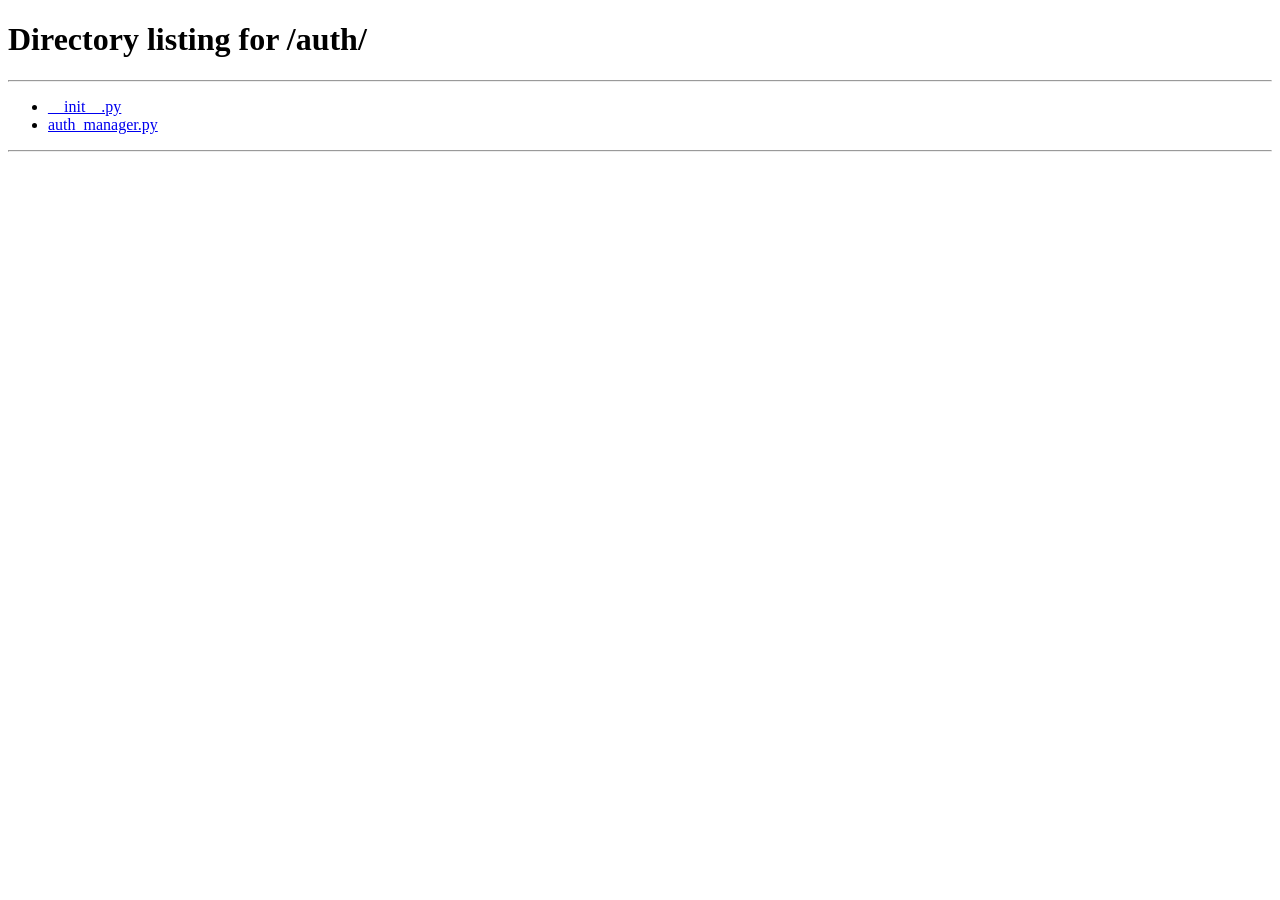
<file: templates/index.html>
<!doctype html>
<html lang="en">
  <head>
    <meta charset="UTF-8" />
    <meta http-equiv="refresh" content="0; url=/auth" />
    <title>Redirecting...</title>
  </head>
  <body>
    <p>
      Redirecting to login page...
      <a href="/auth">Click here if not redirected</a>
    </p>
    <script>
      window.location.href = "/auth";
    </script>
  </body>
</html>
</file>
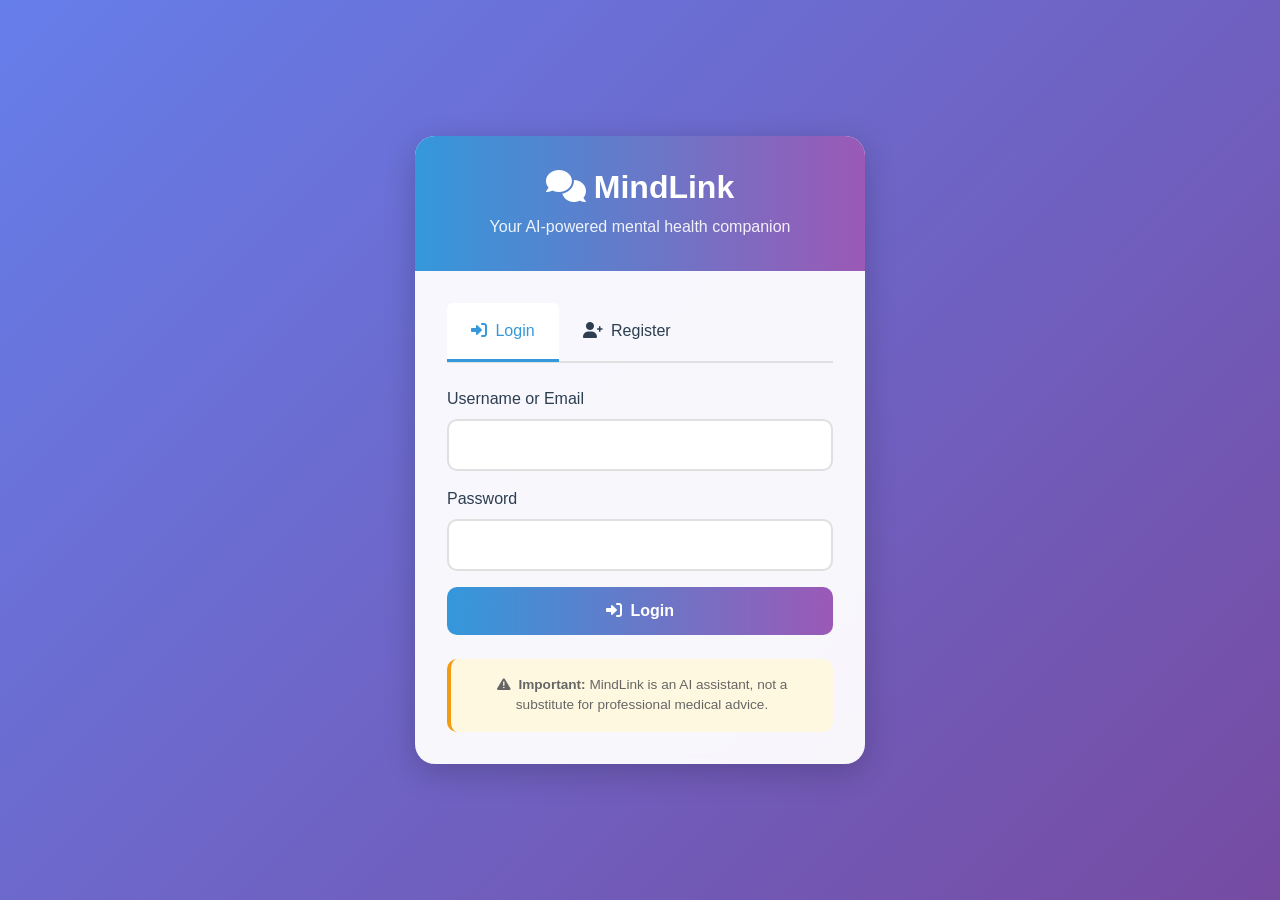
<file: templates/auth.html>
<!doctype html>
<html lang="en">
  <head>
    <meta charset="UTF-8" />
    <meta name="viewport" content="width=device-width, initial-scale=1.0" />
    <title>MindLink - Login / Register</title>
    <link
      href="https://cdn.jsdelivr.net/npm/bootstrap@5.3.0/dist/css/bootstrap.min.css"
      rel="stylesheet"
    />
    <link
      rel="stylesheet"
      href="https://cdnjs.cloudflare.com/ajax/libs/font-awesome/6.0.0/css/all.min.css"
    />
    <style>
      :root {
        --primary-color: #3498db;
        --secondary-color: #2c3e50;
        --accent-color: #9b59b6;
        --success-color: #27ae60;
        --danger-color: #e74c3c;
        --warning-color: #f39c12;
      }

      body {
        background: linear-gradient(135deg, #667eea 0%, #764ba2 100%);
        min-height: 100vh;
        display: flex;
        align-items: center;
        justify-content: center;
        font-family: "Segoe UI", Tahoma, Geneva, Verdana, sans-serif;
      }

      .auth-container {
        background: rgba(255, 255, 255, 0.95);
        backdrop-filter: blur(10px);
        border-radius: 20px;
        box-shadow: 0 8px 32px rgba(0, 0, 0, 0.2);
        overflow: hidden;
        max-width: 450px;
        width: 100%;
      }

      .auth-header {
        background: linear-gradient(
          90deg,
          var(--primary-color),
          var(--accent-color)
        );
        color: white;
        padding: 2rem;
        text-align: center;
      }

      .auth-header h2 {
        margin: 0;
        font-weight: 600;
      }

      .auth-header p {
        margin: 0.5rem 0 0;
        opacity: 0.9;
      }

      .auth-body {
        padding: 2rem;
      }

      .tab-content {
        margin-top: 1rem;
      }

      .form-control {
        border-radius: 10px;
        padding: 0.75rem 1rem;
        border: 2px solid #e0e0e0;
      }

      .form-control:focus {
        border-color: var(--primary-color);
        box-shadow: 0 0 0 3px rgba(52, 152, 219, 0.1);
      }

      .btn-primary {
        background: linear-gradient(
          90deg,
          var(--primary-color),
          var(--accent-color)
        );
        border: none;
        border-radius: 10px;
        padding: 0.75rem;
        font-weight: 600;
        transition: all 0.3s ease;
      }

      .btn-primary:hover {
        transform: translateY(-2px);
        box-shadow: 0 4px 12px rgba(52, 152, 219, 0.4);
      }

      .nav-tabs {
        border-bottom: 2px solid #e0e0e0;
      }

      .nav-tabs .nav-link {
        color: var(--secondary-color);
        border: none;
        padding: 1rem 1.5rem;
        font-weight: 500;
        transition: all 0.3s ease;
      }

      .nav-tabs .nav-link.active {
        color: var(--primary-color);
        border-bottom: 3px solid var(--primary-color);
      }

      .nav-tabs .nav-link:hover {
        color: var(--accent-color);
      }

      .alert {
        border-radius: 10px;
        margin-bottom: 1rem;
      }

      .loading-spinner {
        display: none;
        text-align: center;
        padding: 1rem;
      }

      .loading-spinner.show {
        display: block;
      }

      .form-label {
        font-weight: 500;
        color: var(--secondary-color);
        margin-bottom: 0.5rem;
      }

      .input-group-text {
        background: white;
        border: 2px solid #e0e0e0;
        border-right: none;
        border-radius: 10px 0 0 10px;
      }

      .input-group .form-control {
        border-left: none;
        border-radius: 0 10px 10px 0;
      }

      .input-group .form-control:focus {
        border-left: none;
      }

      .input-group.focus {
        border-color: var(--primary-color);
      }

      .disclaimer-text {
        font-size: 0.85rem;
        color: #666;
        text-align: center;
        margin-top: 1.5rem;
        padding: 1rem;
        background: #fff8e1;
        border-radius: 10px;
        border-left: 4px solid var(--warning-color);
      }
    </style>
  </head>
  <body>
    <div class="auth-container">
      <div class="auth-header">
        <h2><i class="fas fa-comments me-2"></i>MindLink</h2>
        <p>Your AI-powered mental health companion</p>
      </div>

      <div class="auth-body">
        <!-- Alert placeholder -->
        <div id="alert-placeholder"></div>

        <!-- Loading spinner -->
        <div class="loading-spinner" id="loading-spinner">
          <div class="spinner-border text-primary" role="status">
            <span class="visually-hidden">Loading...</span>
          </div>
          <p class="mt-2">Please wait...</p>
        </div>

        <!-- Tabs -->
        <ul class="nav nav-tabs" id="authTabs" role="tablist">
          <li class="nav-item" role="presentation">
            <button
              class="nav-link active"
              id="login-tab"
              data-bs-toggle="tab"
              data-bs-target="#login"
              type="button"
            >
              <i class="fas fa-sign-in-alt me-1"></i> Login
            </button>
          </li>
          <li class="nav-item" role="presentation">
            <button
              class="nav-link"
              id="register-tab"
              data-bs-toggle="tab"
              data-bs-target="#register"
              type="button"
            >
              <i class="fas fa-user-plus me-1"></i> Register
            </button>
          </li>
        </ul>

        <!-- Tab Content -->
        <div class="tab-content" id="authTabContent">
          <!-- Login Form -->
          <div class="tab-pane fade show active" id="login" role="tabpanel">
            <form id="login-form" class="mt-4">
              <div class="mb-3">
                <label for="login-username" class="form-label"
                  >Username or Email</label
                >
                <input
                  type="text"
                  class="form-control"
                  id="login-username"
                  required
                />
              </div>
              <div class="mb-3">
                <label for="login-password" class="form-label">Password</label>
                <input
                  type="password"
                  class="form-control"
                  id="login-password"
                  required
                />
              </div>
              <button type="submit" class="btn btn-primary w-100">
                <i class="fas fa-sign-in-alt me-1"></i> Login
              </button>
            </form>
          </div>

          <!-- Register Form -->
          <div class="tab-pane fade" id="register" role="tabpanel">
            <form id="register-form" class="mt-4">
              <div class="mb-3">
                <label for="register-username" class="form-label"
                  >Username</label
                >
                <input
                  type="text"
                  class="form-control"
                  id="register-username"
                  required
                  minlength="3"
                />
              </div>
              <div class="mb-3">
                <label for="register-email" class="form-label">Email</label>
                <input
                  type="email"
                  class="form-control"
                  id="register-email"
                  required
                />
              </div>
              <div class="mb-3">
                <label for="register-password" class="form-label"
                  >Password</label
                >
                <input
                  type="password"
                  class="form-control"
                  id="register-password"
                  required
                  minlength="8"
                />
                <small class="text-muted">Minimum 8 characters</small>
              </div>
              <div class="mb-3">
                <label for="register-preferred-name" class="form-label"
                  >Preferred Name (Optional)</label
                >
                <input
                  type="text"
                  class="form-control"
                  id="register-preferred-name"
                />
              </div>
              <button type="submit" class="btn btn-primary w-100">
                <i class="fas fa-user-plus me-1"></i> Register
              </button>
            </form>
          </div>
        </div>

        <div class="disclaimer-text">
          <i class="fas fa-exclamation-triangle me-1"></i>
          <strong>Important:</strong> MindLink is an AI assistant, not a
          substitute for professional medical advice.
        </div>
      </div>
    </div>

    <script src="https://cdn.jsdelivr.net/npm/bootstrap@5.3.0/dist/js/bootstrap.bundle.min.js"></script>
    <script>
      // Store auth token
      let authToken = localStorage.getItem("authToken") || null;

      // Check if already logged in
      document.addEventListener("DOMContentLoaded", function () {
        if (authToken) {
          // Verify token is still valid
          verifyToken();
        }
      });

      function verifyToken() {
        fetch("/api/auth/me", {
          headers: {
            Authorization: `Bearer ${authToken}`,
          },
        })
          .then((response) => {
            if (response.ok) {
              window.location.href = "/chat";
            } else {
              localStorage.removeItem("authToken");
            }
          })
          .catch(() => {
            localStorage.removeItem("authToken");
          });
      }

      function showAlert(message, type = "danger") {
        const placeholder = document.getElementById("alert-placeholder");
        const alertClass =
          type === "success" ? "alert-success" : "alert-danger";
        const icon =
          type === "success" ? "fa-check-circle" : "fa-exclamation-circle";

        placeholder.innerHTML = `
                <div class="alert ${alertClass} alert-dismissible fade show" role="alert">
                    <i class="fas ${icon} me-2"></i>${message}
                    <button type="button" class="btn-close" data-bs-dismiss="alert"></button>
                </div>
            `;
      }

      function showLoading(show) {
        document
          .getElementById("loading-spinner")
          .classList.toggle("show", show);
        document.getElementById("login-form").style.display = show
          ? "none"
          : "block";
        document.getElementById("register-form").style.display = show
          ? "none"
          : "block";
      }

      // Login form
      document
        .getElementById("login-form")
        .addEventListener("submit", async function (e) {
          e.preventDefault();
          showLoading(true);

          const username = document.getElementById("login-username").value;
          const password = document.getElementById("login-password").value;

          try {
            const response = await fetch("/api/auth/login", {
              method: "POST",
              headers: {
                "Content-Type": "application/json",
              },
              body: JSON.stringify({ username, password }),
            });

            const data = await response.json();

            if (data.success) {
              localStorage.setItem("authToken", data.data.token);
              window.location.href = "/chat";
            } else {
              showAlert(data.error || "Login failed");
              showLoading(false);
            }
          } catch (error) {
            showAlert("Connection error. Please try again.");
            showLoading(false);
          }
        });

      // Register form
      document
        .getElementById("register-form")
        .addEventListener("submit", async function (e) {
          e.preventDefault();
          showLoading(true);

          const username = document.getElementById("register-username").value;
          const email = document.getElementById("register-email").value;
          const password = document.getElementById("register-password").value;
          const preferred_name = document.getElementById(
            "register-preferred-name",
          ).value;

          try {
            const response = await fetch("/api/auth/register", {
              method: "POST",
              headers: {
                "Content-Type": "application/json",
              },
              body: JSON.stringify({
                username,
                email,
                password,
                preferred_name,
              }),
            });

            const data = await response.json();

            if (data.success) {
              showAlert("Registration successful! Please login.", "success");
              // Switch to login tab
              const loginTab = document.querySelector("#login-tab");
              const tab = new bootstrap.Tab(loginTab);
              tab.show();
              document.getElementById("login-username").value = username;
            } else {
              showAlert(data.error || "Registration failed");
            }
            showLoading(false);
          } catch (error) {
            showAlert("Connection error. Please try again.");
            showLoading(false);
          }
        });
    </script>
  </body>
</html>
</file>
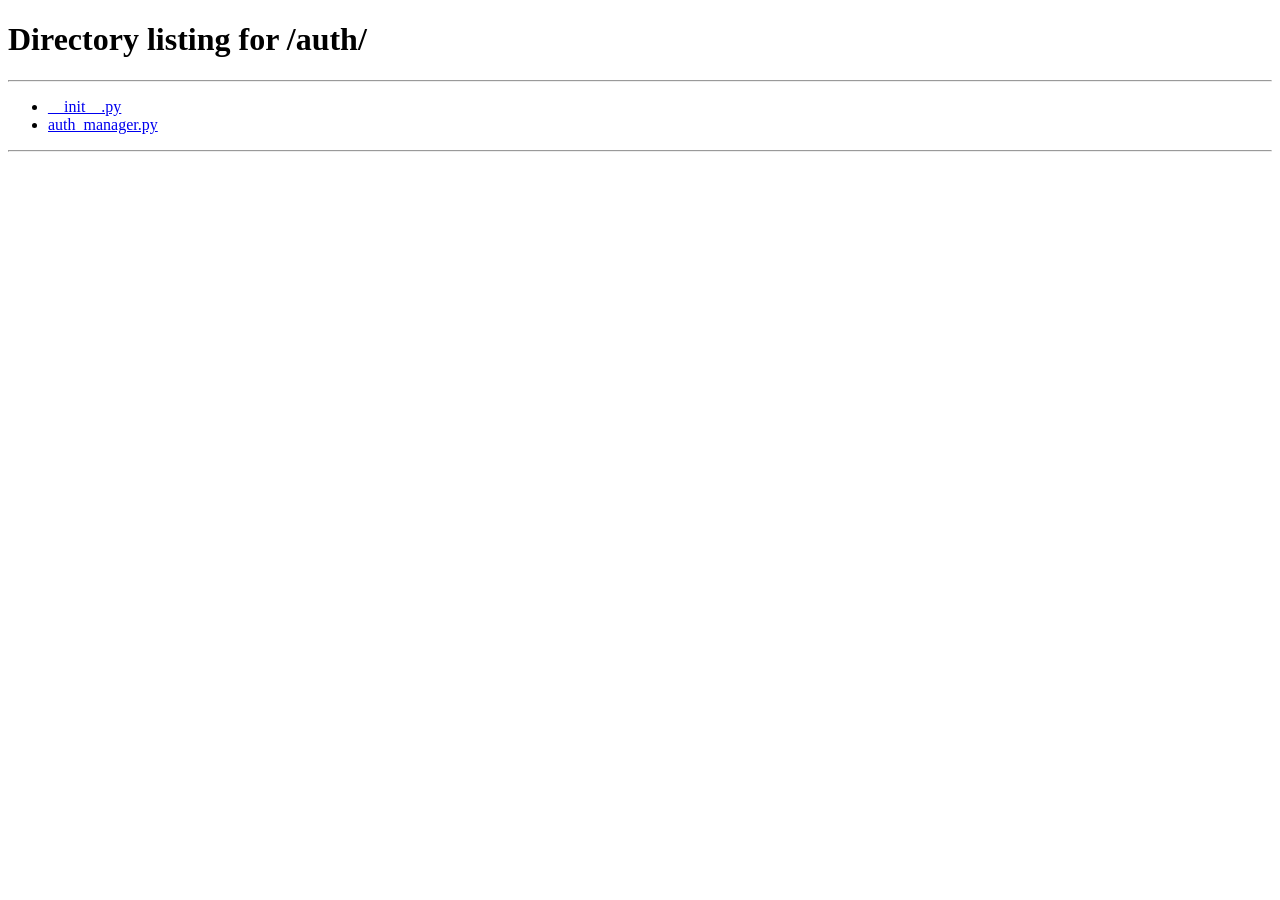
<file: templates/chat.html>
<!doctype html>
<html lang="en">
  <head>
    <meta charset="UTF-8" />
    <meta name="viewport" content="width=device-width, initial-scale=1.0" />
    <title>MindLink - Chat</title>
    <link
      href="https://cdn.jsdelivr.net/npm/bootstrap@5.3.0/dist/css/bootstrap.min.css"
      rel="stylesheet"
    />
    <link
      rel="stylesheet"
      href="https://cdnjs.cloudflare.com/ajax/libs/font-awesome/6.0.0/css/all.min.css"
    />
    <style>
      :root {
        --primary-color: #3498db;
        --secondary-color: #2c3e50;
        --accent-color: #9b59b6;
        --light-bg: #f8f9fa;
        --dark-text: #2c3e50;
        --success-color: #27ae60;
        --warning-color: #f39c12;
        --danger-color: #e74c3c;
      }

      body {
        background: linear-gradient(135deg, #667eea 0%, #764ba2 100%);
        min-height: 100vh;
        font-family: "Segoe UI", Tahoma, Geneva, Verdana, sans-serif;
      }

      .chat-container {
        background: rgba(255, 255, 255, 0.95);
        backdrop-filter: blur(10px);
        border-radius: 15px;
        box-shadow: 0 8px 32px rgba(0, 0, 0, 0.1);
        overflow: hidden;
      }

      .chat-header {
        background: linear-gradient(
          90deg,
          var(--primary-color),
          var(--accent-color)
        );
        color: white;
        padding: 1rem;
        border-bottom: 1px solid rgba(255, 255, 255, 0.2);
      }

      .chat-messages {
        height: 500px;
        overflow-y: auto;
        padding: 1.5rem;
        background: var(--light-bg);
      }

      .message {
        margin-bottom: 1.5rem;
        animation: fadeIn 0.3s ease-in;
      }

      @keyframes fadeIn {
        from {
          opacity: 0;
          transform: translateY(10px);
        }
        to {
          opacity: 1;
          transform: translateY(0);
        }
      }

      .user-message {
        text-align: right;
      }

      .user-message .message-content {
        background: var(--primary-color);
        color: white;
        border-radius: 15px 15px 0 15px;
        display: inline-block;
        max-width: 80%;
        padding: 0.75rem 1rem;
      }

      .bot-message .message-content {
        background: white;
        border: 1px solid #e0e0e0;
        border-radius: 15px 15px 15px 0;
        display: inline-block;
        max-width: 80%;
        padding: 0.75rem 1rem;
      }

      .system-message .message-content {
        background: var(--light-bg);
        border-left: 4px solid var(--accent-color);
        border-radius: 0 15px 15px 0;
        padding: 0.75rem 1rem;
      }

      .typing-indicator {
        display: none;
        background: white;
        border: 1px solid #e0e0e0;
        border-radius: 15px 15px 15px 0;
        padding: 1rem;
        margin-bottom: 1rem;
        width: fit-content;
      }

      .typing-dots {
        display: flex;
        align-items: center;
      }

      .typing-dot {
        width: 8px;
        height: 8px;
        background: var(--primary-color);
        border-radius: 50%;
        margin: 0 2px;
        animation: bounce 1.5s infinite;
      }

      .typing-dot:nth-child(2) {
        animation-delay: 0.2s;
      }

      .typing-dot:nth-child(3) {
        animation-delay: 0.4s;
      }

      @keyframes bounce {
        0%,
        100% {
          transform: translateY(0);
        }
        50% {
          transform: translateY(-5px);
        }
      }

      .input-area {
        padding: 1rem;
        border-top: 1px solid #e0e0e0;
        background: white;
      }

      .message-input {
        border: 2px solid #e0e0e0;
        border-radius: 25px;
        padding: 0.75rem 1.5rem;
        transition: border-color 0.3s ease;
      }

      .message-input:focus {
        border-color: var(--primary-color);
        box-shadow: 0 0 0 3px rgba(52, 152, 219, 0.1);
      }

      .send-button {
        border-radius: 25px;
        padding: 0.75rem 1.5rem;
        transition: all 0.3s ease;
      }

      .session-info {
        font-size: 0.85rem;
        color: rgba(255, 255, 255, 0.8);
      }

      .timestamp {
        font-size: 0.75rem;
        color: #7f8c8d;
        margin-top: 0.25rem;
      }

      .disclaimer {
        background: #fff8e1;
        border-left: 4px solid var(--warning-color);
        padding: 1rem;
        margin: 1rem 0;
        border-radius: 0 8px 8px 0;
      }

      .safety-alert {
        background: #ffebee;
        border-left: 4px solid var(--danger-color);
        padding: 1rem;
        margin: 1rem 0;
        border-radius: 0 8px 8px 0;
      }

      .action-buttons {
        display: flex;
        gap: 0.5rem;
      }

      .user-dropdown {
        position: relative;
      }

      .user-menu {
        display: none;
        position: absolute;
        right: 0;
        top: 100%;
        background: white;
        border-radius: 8px;
        box-shadow: 0 4px 12px rgba(0, 0, 0, 0.15);
        min-width: 200px;
        z-index: 1000;
        margin-top: 8px;
      }

      .user-menu.show {
        display: block;
      }

      .user-menu-header {
        padding: 1rem;
        border-bottom: 1px solid #e0e0e0;
      }

      .user-menu-header strong {
        display: block;
        color: var(--secondary-color);
      }

      .user-menu-header small {
        color: #666;
      }

      .user-menu-item {
        padding: 0.75rem 1rem;
        color: var(--dark-text);
        text-decoration: none;
        display: block;
        transition: background 0.2s;
        border: none;
        background: none;
        width: 100%;
        text-align: left;
        cursor: pointer;
      }

      .user-menu-item:hover {
        background: var(--light-bg);
      }

      .user-menu-item i {
        margin-right: 0.5rem;
        width: 20px;
      }

      .conversation-sidebar {
        position: fixed;
        left: -300px;
        top: 0;
        width: 300px;
        height: 100vh;
        background: white;
        box-shadow: 2px 0 12px rgba(0, 0, 0, 0.1);
        transition: left 0.3s ease;
        z-index: 999;
        overflow-y: auto;
      }

      .conversation-sidebar.show {
        left: 0;
      }

      .conversation-sidebar-header {
        padding: 1rem;
        background: linear-gradient(
          90deg,
          var(--primary-color),
          var(--accent-color)
        );
        color: white;
        display: flex;
        justify-content: space-between;
        align-items: center;
      }

      .conversation-list {
        padding: 1rem;
      }

      .conversation-item {
        padding: 0.75rem;
        border-bottom: 1px solid #e0e0e0;
        cursor: pointer;
        transition: background 0.2s;
      }

      .conversation-item:hover {
        background: var(--light-bg);
      }

      .conversation-item h6 {
        margin: 0;
        font-size: 0.9rem;
        color: var(--secondary-color);
      }

      .conversation-item small {
        color: #666;
        font-size: 0.75rem;
      }

      .sidebar-overlay {
        display: none;
        position: fixed;
        top: 0;
        left: 0;
        width: 100%;
        height: 100%;
        background: rgba(0, 0, 0, 0.5);
        z-index: 998;
      }

      .sidebar-overlay.show {
        display: block;
      }

      @media (max-width: 768px) {
        .chat-messages {
          height: 400px;
        }

        .message-content {
          max-width: 90% !important;
        }
      }
    </style>
  </head>
  <body>
    <!-- Sidebar Overlay -->
    <div class="sidebar-overlay" id="sidebar-overlay"></div>

    <!-- Conversation Sidebar -->
    <div class="conversation-sidebar" id="conversation-sidebar">
      <div class="conversation-sidebar-header">
        <h5 class="mb-0"><i class="fas fa-comments me-2"></i>Conversations</h5>
        <button class="btn btn-sm btn-light" id="close-sidebar">
          <i class="fas fa-times"></i>
        </button>
      </div>
      <div class="conversation-list" id="conversation-list">
        <!-- Conversations will be loaded here -->
      </div>
    </div>

    <div class="container py-4">
      <div class="row justify-content-center">
        <div class="col-lg-8 col-md-10">
          <div class="chat-container">
            <!-- Chat Header -->
            <div class="chat-header">
              <div class="d-flex justify-content-between align-items-center">
                <div>
                  <button class="btn btn-sm btn-light me-2" id="toggle-sidebar">
                    <i class="fas fa-bars"></i>
                  </button>
                  <span class="me-2"
                    ><i class="fas fa-comments me-1"></i>MindLink Therapy
                    Assistant</span
                  >
                </div>
                <div class="user-dropdown">
                  <button
                    class="btn btn-sm btn-light dropdown-toggle"
                    id="user-menu-toggle"
                  >
                    <i class="fas fa-user-circle me-1"></i>
                    <span id="user-display-name">User</span>
                  </button>
                  <div class="user-menu" id="user-menu">
                    <div class="user-menu-header">
                      <strong id="menu-username">Username</strong>
                      <small id="menu-email">email@example.com</small>
                    </div>
                    <button class="user-menu-item" id="view-history">
                      <i class="fas fa-history"></i> View History
                    </button>
                    <button class="user-menu-item" id="logout-btn">
                      <i class="fas fa-sign-out-alt"></i> Logout
                    </button>
                  </div>
                </div>
              </div>
            </div>

            <!-- Chat Messages -->
            <div class="chat-messages" id="chat-messages">
              <div class="message system-message">
                <div class="message-content">
                  <strong>Welcome to MindLink!</strong>
                  <p class="mb-0">
                    I'm here to provide therapeutic support and help identify
                    potential factors contributing to your concerns. Please
                    share what's on your mind, and I'll ask targeted questions
                    to better understand your situation.
                  </p>
                </div>
                <div class="timestamp">Just now</div>
              </div>

              <div class="disclaimer">
                <strong
                  ><i class="fas fa-exclamation-triangle me-1"></i> Important
                  Disclaimer:</strong
                >
                <p class="mb-0">
                  MindLink is an AI assistant designed to provide supportive
                  conversation and identify potential factors that may
                  contribute to your experiences. It is not a substitute for
                  professional medical advice, diagnosis, or treatment. Always
                  seek the advice of your physician or qualified health provider
                  with any questions you may have regarding a medical condition.
                </p>
              </div>
            </div>

            <!-- Typing Indicator -->
            <div class="typing-indicator" id="typing-indicator">
              <div class="typing-dots">
                <div class="typing-dot"></div>
                <div class="typing-dot"></div>
                <div class="typing-dot"></div>
              </div>
            </div>

            <!-- Input Area -->
            <div class="input-area">
              <div class="d-flex gap-2">
                <input
                  type="text"
                  class="form-control message-input"
                  id="message-input"
                  placeholder="Type your message here..."
                  disabled
                />
                <button
                  class="btn btn-primary send-button"
                  id="send-button"
                  disabled
                >
                  <i class="fas fa-paper-plane"></i>
                </button>
              </div>

              <!-- Action Buttons -->
              <div class="action-buttons mt-2">
                <button
                  class="btn btn-sm btn-outline-secondary"
                  id="clear-history"
                  disabled
                >
                  <i class="fas fa-trash me-1"></i>Clear History
                </button>
              </div>
            </div>
          </div>
        </div>
      </div>
    </div>

    <script src="https://cdn.socket.io/4.0.0/socket.io.min.js"></script>
    <script src="https://cdn.jsdelivr.net/npm/bootstrap@5.3.0/dist/js/bootstrap.bundle.min.js"></script>
    <script>
      class MindLinkChat {
        constructor() {
          this.socket = null;
          this.sessionId = this.generateSessionId();
          this.isConnected = false;
          this.authToken = localStorage.getItem("authToken");
          this.currentUser = null;

          if (!this.authToken) {
            window.location.href = "/auth";
            return;
          }

          this.initializeSocket();
          this.loadUserInfo();
          this.bindEvents();
        }

        generateSessionId() {
          return (
            "session_" +
            Math.random().toString(36).substring(2, 15) +
            Math.random().toString(36).substring(2, 15)
          );
        }

        initializeSocket() {
          this.socket = io();

          this.socket.on("connect", () => {
            console.log("Connected to server with session ID:", this.sessionId);
            this.isConnected = true;
            this.enableInput();

            // Join the session room
            this.socket.emit("join_session", {
              session_id: this.sessionId,
              auth_token: this.authToken,
            });
          });

          this.socket.on("auth_required", (data) => {
            console.log("Authentication required");
            localStorage.removeItem("authToken");
            window.location.href = "/auth";
          });

          this.socket.on("auth_error", (data) => {
            console.error("Auth error:", data.message);
            localStorage.removeItem("authToken");
            window.location.href = "/auth";
          });

          this.socket.on("message_response", (data) => {
            console.log("Received message response:", data);
            this.hideTyping();

            if (data.risk_assessment && data.risk_assessment.is_emergency) {
              this.addMessage(
                "safety",
                data.risk_assessment.message ||
                  "Please seek immediate medical attention if you are in crisis.",
              );
            }

            this.addMessage("bot", data.response);
          });

          this.socket.on("session_joined", (data) => {
            console.log("Session joined successfully:", data);
          });

          this.socket.on("typing_start", () => {
            this.showTyping();
          });

          this.socket.on("typing_end", () => {
            this.hideTyping();
          });

          this.socket.on("error", (data) => {
            this.hideTyping();
            this.addMessage("system", "Error: " + data.message);
          });

          this.socket.on("disconnect", () => {
            this.isConnected = false;
            this.disableInput();
            this.addMessage(
              "system",
              "Disconnected from server. Please refresh the page to reconnect.",
            );
          });
        }

        async loadUserInfo() {
          try {
            const response = await fetch("/api/auth/me", {
              headers: {
                Authorization: `Bearer ${this.authToken}`,
              },
            });

            if (response.ok) {
              const data = await response.json();
              this.currentUser = data.user;
              document.getElementById("user-display-name").textContent =
                this.currentUser.username;
              document.getElementById("menu-username").textContent =
                this.currentUser.username;
              document.getElementById("menu-email").textContent =
                this.currentUser.email;
            } else {
              localStorage.removeItem("authToken");
              window.location.href = "/auth";
            }
          } catch (error) {
            console.error("Error loading user info:", error);
            localStorage.removeItem("authToken");
            window.location.href = "/auth";
          }
        }

        bindEvents() {
          const messageInput = document.getElementById("message-input");
          const sendButton = document.getElementById("send-button");
          const clearHistoryButton = document.getElementById("clear-history");
          const userMenuToggle = document.getElementById("user-menu-toggle");
          const userMenu = document.getElementById("user-menu");
          const logoutBtn = document.getElementById("logout-btn");
          const toggleSidebar = document.getElementById("toggle-sidebar");
          const closeSidebar = document.getElementById("close-sidebar");
          const sidebar = document.getElementById("conversation-sidebar");
          const sidebarOverlay = document.getElementById("sidebar-overlay");

          // User menu toggle
          userMenuToggle.addEventListener("click", (e) => {
            e.stopPropagation();
            userMenu.classList.toggle("show");
          });

          // Close menu when clicking outside
          document.addEventListener("click", (e) => {
            if (
              !userMenu.contains(e.target) &&
              !userMenuToggle.contains(e.target)
            ) {
              userMenu.classList.remove("show");
            }
          });

          // Logout
          logoutBtn.addEventListener("click", () => {
            this.logout();
          });

          // Toggle sidebar
          toggleSidebar.addEventListener("click", () => {
            sidebar.classList.add("show");
            sidebarOverlay.classList.add("show");
          });

          closeSidebar.addEventListener("click", () => {
            sidebar.classList.remove("show");
            sidebarOverlay.classList.remove("show");
          });

          sidebarOverlay.addEventListener("click", () => {
            sidebar.classList.remove("show");
            sidebarOverlay.classList.remove("show");
          });

          // Send message on Enter key
          messageInput.addEventListener("keypress", (e) => {
            if (e.key === "Enter" && e.target.value.trim()) {
              e.preventDefault();
              this.sendMessage();
            }
          });

          // Send message on button click
          sendButton.addEventListener("click", (e) => {
            e.preventDefault();
            this.sendMessage();
          });

          // Clear history
          clearHistoryButton.addEventListener("click", () => {
            if (
              confirm(
                "Are you sure you want to clear the conversation history?",
              )
            ) {
              this.socket.emit("clear_history", {
                session_id: this.sessionId,
                auth_token: this.authToken,
              });
              document.getElementById("chat-messages").innerHTML = "";
              this.addWelcomeMessage();
            }
          });
        }

        sendMessage() {
          const messageInput = document.getElementById("message-input");
          const message = messageInput.value.trim();

          console.log("sendMessage called:", {
            message: message,
            isConnected: this.isConnected,
            sessionId: this.sessionId,
          });

          if (!message) {
            console.log("Empty message, returning");
            return;
          }

          if (!this.isConnected) {
            console.log("Not connected, returning");
            this.addMessage(
              "system",
              "Not connected to server. Please refresh the page.",
            );
            return;
          }

          if (!this.sessionId) {
            console.log("No session ID, returning");
            return;
          }

          this.addMessage("user", message);
          messageInput.value = "";

          console.log("Emitting send_message event");
          this.socket.emit("send_message", {
            session_id: this.sessionId,
            message: message,
            auth_token: this.authToken,
          });
        }

        addMessage(type, content) {
          const chatMessages = document.getElementById("chat-messages");
          const messageDiv = document.createElement("div");
          messageDiv.className = `message ${type}-message`;

          const timestamp = new Date().toLocaleTimeString([], {
            hour: "2-digit",
            minute: "2-digit",
          });

          let messageContent = "";
          if (type === "user") {
            messageContent = `
                    <div class="message-content">
                        ${this.escapeHtml(content)}
                    </div>
                    <div class="timestamp text-end">${timestamp}</div>
                `;
          } else if (type === "bot") {
            messageContent = `
                    <div class="message-content">
                        ${this.formatBotMessage(content)}
                    </div>
                    <div class="timestamp">${timestamp}</div>
                `;
          } else if (type === "system") {
            messageContent = `
                    <div class="message-content">
                        <strong>System:</strong> ${this.escapeHtml(content)}
                    </div>
                    <div class="timestamp">${timestamp}</div>
                `;
          } else if (type === "safety") {
            messageContent = `
                    <div class="safety-alert">
                        <strong><i class="fas fa-exclamation-triangle me-1"></i> Safety Alert:</strong>
                        ${this.escapeHtml(content)}
                    </div>
                    <div class="timestamp">${timestamp}</div>
                `;
          }

          messageDiv.innerHTML = messageContent;
          chatMessages.appendChild(messageDiv);

          // Scroll to bottom
          chatMessages.scrollTop = chatMessages.scrollHeight;
        }

        addWelcomeMessage() {
          const welcomeMessage = `
                <div class="message system-message">
                    <div class="message-content">
                        <strong>Welcome to MindLink!</strong>
                        <p class="mb-0">I'm here to provide therapeutic support and help identify potential factors contributing to your concerns. Please share what's on your mind, and I'll ask targeted questions to better understand your situation.</p>
                    </div>
                    <div class="timestamp">Just now</div>
                </div>

                <div class="disclaimer">
                    <strong><i class="fas fa-exclamation-triangle me-1"></i> Important Disclaimer:</strong>
                    <p class="mb-0">MindLink is an AI assistant designed to provide supportive conversation and identify potential factors that may contribute to your experiences. It is not a substitute for professional medical advice, diagnosis, or treatment. Always seek the advice of your physician or qualified health provider with any questions you may have regarding a medical condition.</p>
                </div>
            `;
          document.getElementById("chat-messages").innerHTML = welcomeMessage;
        }

        formatBotMessage(content) {
          // Convert line breaks to paragraphs
          return content.replace(/\n\n/g, "</p><p>").replace(/\n/g, "<br>");
        }

        escapeHtml(text) {
          const div = document.createElement("div");
          div.textContent = text;
          return div.innerHTML;
        }

        showTyping() {
          document.getElementById("typing-indicator").style.display = "block";
          const chatMessages = document.getElementById("chat-messages");
          chatMessages.scrollTop = chatMessages.scrollHeight;
        }

        hideTyping() {
          document.getElementById("typing-indicator").style.display = "none";
        }

        enableInput() {
          document.getElementById("message-input").disabled = false;
          document.getElementById("send-button").disabled = false;
          document.getElementById("clear-history").disabled = false;
        }

        disableInput() {
          document.getElementById("message-input").disabled = true;
          document.getElementById("send-button").disabled = true;
          document.getElementById("clear-history").disabled = true;
        }

        async logout() {
          try {
            await fetch("/api/auth/logout", {
              method: "POST",
              headers: {
                Authorization: `Bearer ${this.authToken}`,
              },
            });
          } catch (error) {
            console.error("Logout error:", error);
          }

          localStorage.removeItem("authToken");
          window.location.href = "/auth";
        }
      }

      // Initialize the chat when the page loads
      document.addEventListener("DOMContentLoaded", () => {
        new MindLinkChat();
      });
    </script>
  </body>
</html>
</file>
